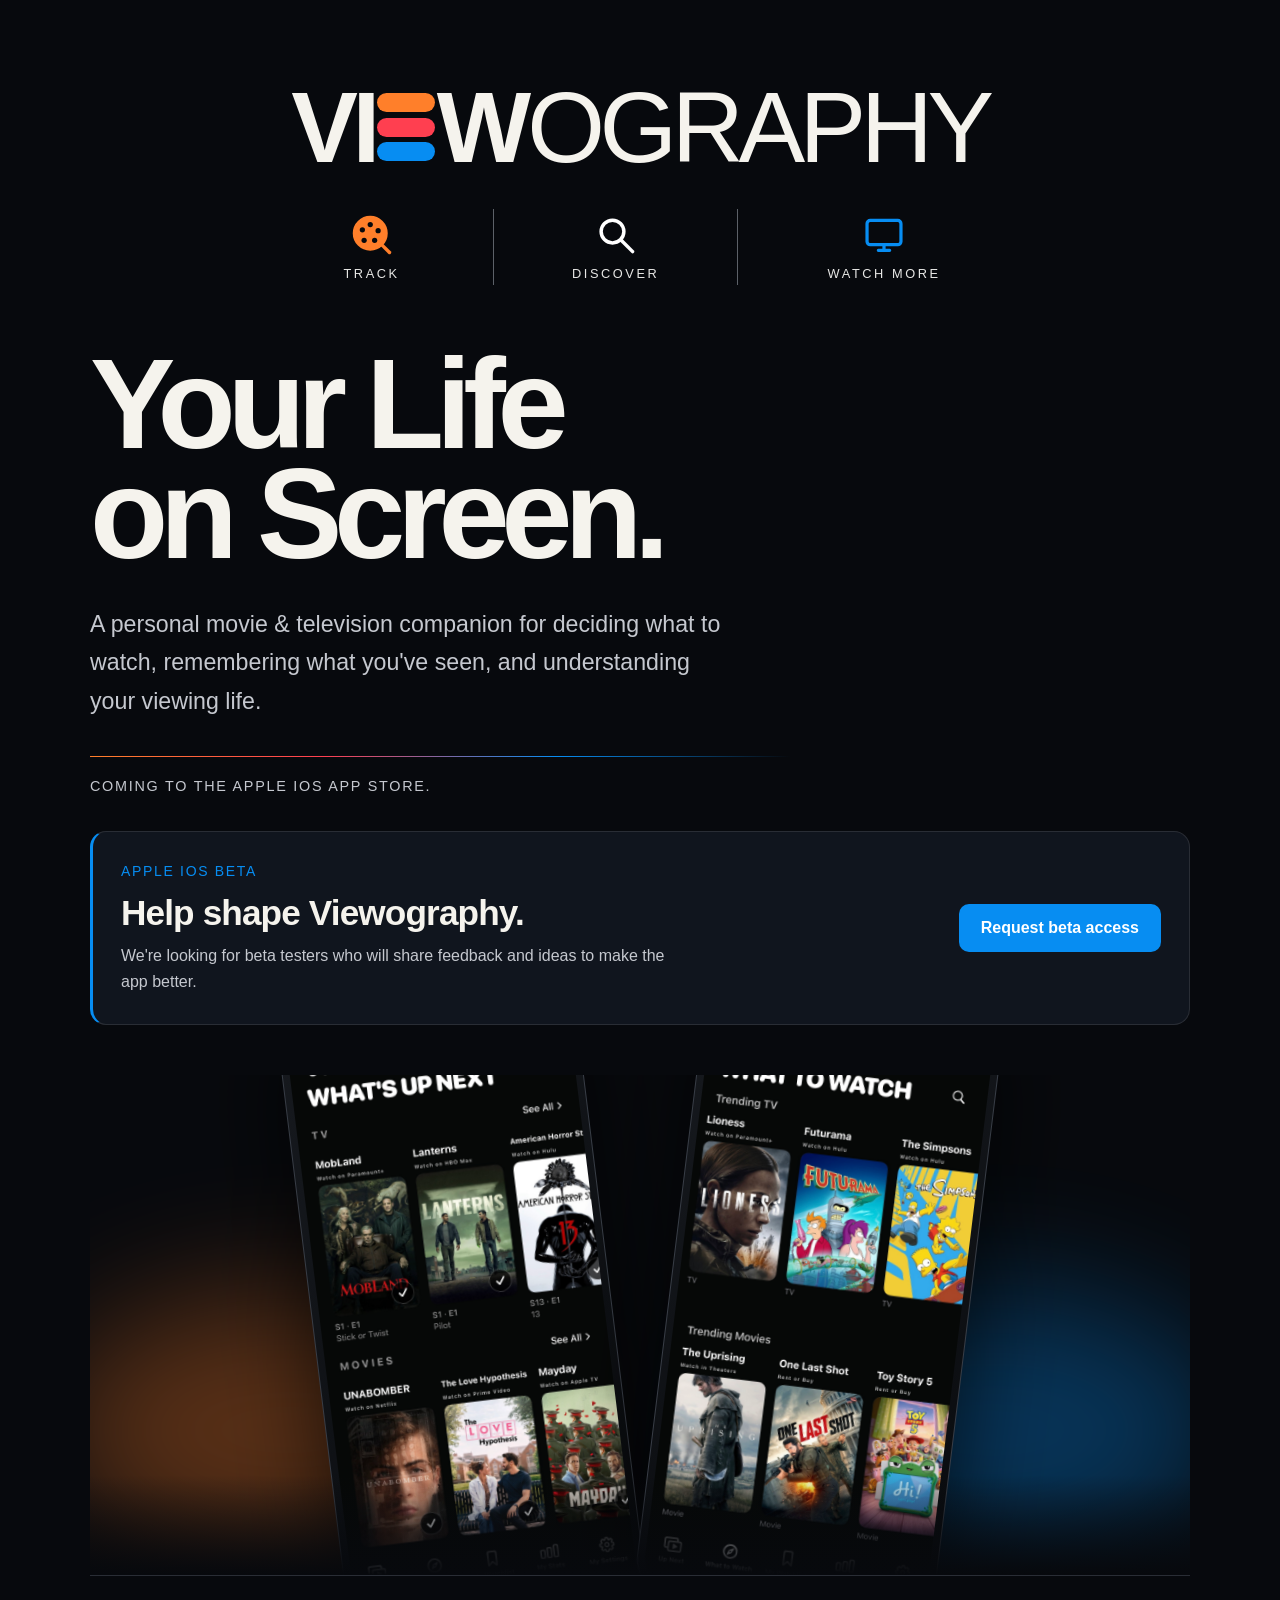
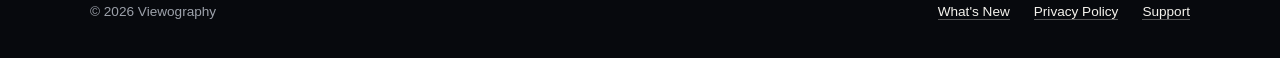
<file: index.html>
<!doctype html>
<html lang="en">
<head>
  <meta charset="utf-8">
  <meta name="viewport" content="width=device-width,initial-scale=1">

  <title>Viewography — Your Life on Screen</title>

  <meta
    name="description"
    content="Viewography is a personal movie and television companion."
  >

  <link rel="stylesheet" href="style.css">
</head>

<body>

  <main class="hero">

    <div class="brand-lockup">

      <div class="brand" aria-label="Viewography">
        <span class="brand-view">VI</span>

        <span class="brand-e" aria-hidden="true">
          <i></i>
          <i></i>
          <i></i>
        </span>

        <span class="brand-view">W</span>
        <span class="brand-ography">OGRAPHY</span>
      </div>

      <div class="brand-actions">

        <div class="brand-action">
          <svg class="reel" viewBox="0 0 48 48" aria-hidden="true">
            <circle cx="22" cy="22" r="18"/>
            <circle cx="22" cy="12" r="3"/>
            <circle cx="31" cy="19" r="3"/>
            <circle cx="27" cy="30" r="3"/>
            <circle cx="15" cy="30" r="3"/>
            <circle cx="13" cy="18" r="3"/>
            <path d="M35 35l9 9"/>
          </svg>

          <span>Track</span>
        </div>

        <i class="action-divider"></i>

        <div class="brand-action">
          <svg class="search-icon" viewBox="0 0 48 48" aria-hidden="true">
            <circle cx="20" cy="20" r="13"/>
            <path d="M30 30l13 13"/>
          </svg>

          <span>Discover</span>
        </div>

        <i class="action-divider"></i>

        <div class="brand-action">
          <svg class="screen-icon" viewBox="0 0 52 48" aria-hidden="true">
            <rect x="5" y="6" width="42" height="30" rx="4"/>
            <path d="M19 43h14M26 36v7"/>
          </svg>

          <span>Watch More</span>
        </div>

      </div>
    </div>

    <h1>
      Your Life<br>
      on Screen.
    </h1>

    <p class="lede">
      A personal movie &amp; television companion for deciding what to watch,
      remembering what you've seen, and understanding your viewing life.
    </p>

    <div class="rule"></div>

    <p class="coming">
      Coming to the Apple iOS App Store.
    </p>

    <section class="beta-invitation" aria-labelledby="beta-heading">
      <div>
        <p class="beta-label">Apple iOS beta</p>
        <h2 id="beta-heading">Help shape Viewography.</h2>
        <p>We're looking for beta testers who will share feedback and ideas to make the app better.</p>
      </div>
      <button class="beta-button" id="beta-open" type="button">Request beta access</button>
    </section>

    <section class="app-stage" aria-label="Viewography app previews">

      <div class="stage-glow orange-glow"></div>
      <div class="stage-glow blue-glow"></div>

      <figure class="phone-card phone-left">
        <div class="phone-shell">
          <img
            src="assets/up-next.png"
            alt="Viewography What's Up Next screen"
          >
        </div>
      </figure>

      <figure class="phone-card phone-right">
        <div class="phone-shell">
          <img
            src="assets/what-to-watch.png"
            alt="Viewography What to Watch screen"
          >
        </div>
      </figure>

    </section>

  </main>

  <footer>
    <span>© 2026 Viewography</span>

    <nav>
      <a href="/whats-new">What's New</a><a href="/privacy">Privacy Policy</a>
      <a href="support.html">Support</a>
    </nav>
  </footer>

<dialog id="beta-panel" aria-labelledby="beta-panel-title" aria-describedby="beta-description">
  <button class="beta-close" type="button" aria-label="Close beta request">×</button>
  <p class="beta-label">Apple iOS beta</p>
  <h2 id="beta-panel-title">Request beta access</h2>
  <p id="beta-description">Try Viewography on your iPhone and share feedback and ideas to help make it better.</p>
  <form id="beta-form">
    <label for="beta-name">Name</label>
    <input id="beta-name" name="name" autocomplete="name" maxlength="120" required>
    <fieldset class="beta-device">
      <legend>Which phone do you use?</legend>
      <label><input type="radio" name="device" value="iPhone" checked> iPhone</label>
      <label><input type="radio" name="device" value="Android"> Android</label>
    </fieldset>
    <p id="android-note" class="beta-note" hidden>Viewography is iPhone only for now. Join the Android waitlist and we'll email you when an Android beta is ready.</p>
    <label for="beta-email" id="beta-email-label">Apple ID email address</label>
    <input id="beta-email" name="email" type="email" autocomplete="email" maxlength="254" aria-describedby="beta-email-help" required>
    <p id="beta-email-help" class="beta-note">Enter the email address you use for your Apple ID so we can invite you to the Apple iOS beta through TestFlight.</p>
    <div class="beta-trap" aria-hidden="true"><label for="beta-website">Website</label><input id="beta-website" name="_gotcha" tabindex="-1" autocomplete="off"></div>
    <p class="beta-note">Your request is sent through FormSubmit to support@viewography.app. We'll use your name and email only to contact you about the Viewography beta.</p>
    <button class="beta-button" type="submit">Submit request</button>
    <p id="beta-status" role="status" aria-live="polite"></p>
  </form>
</dialog>
<script src="/beta.js" defer></script>
</body>
</html>
</file>
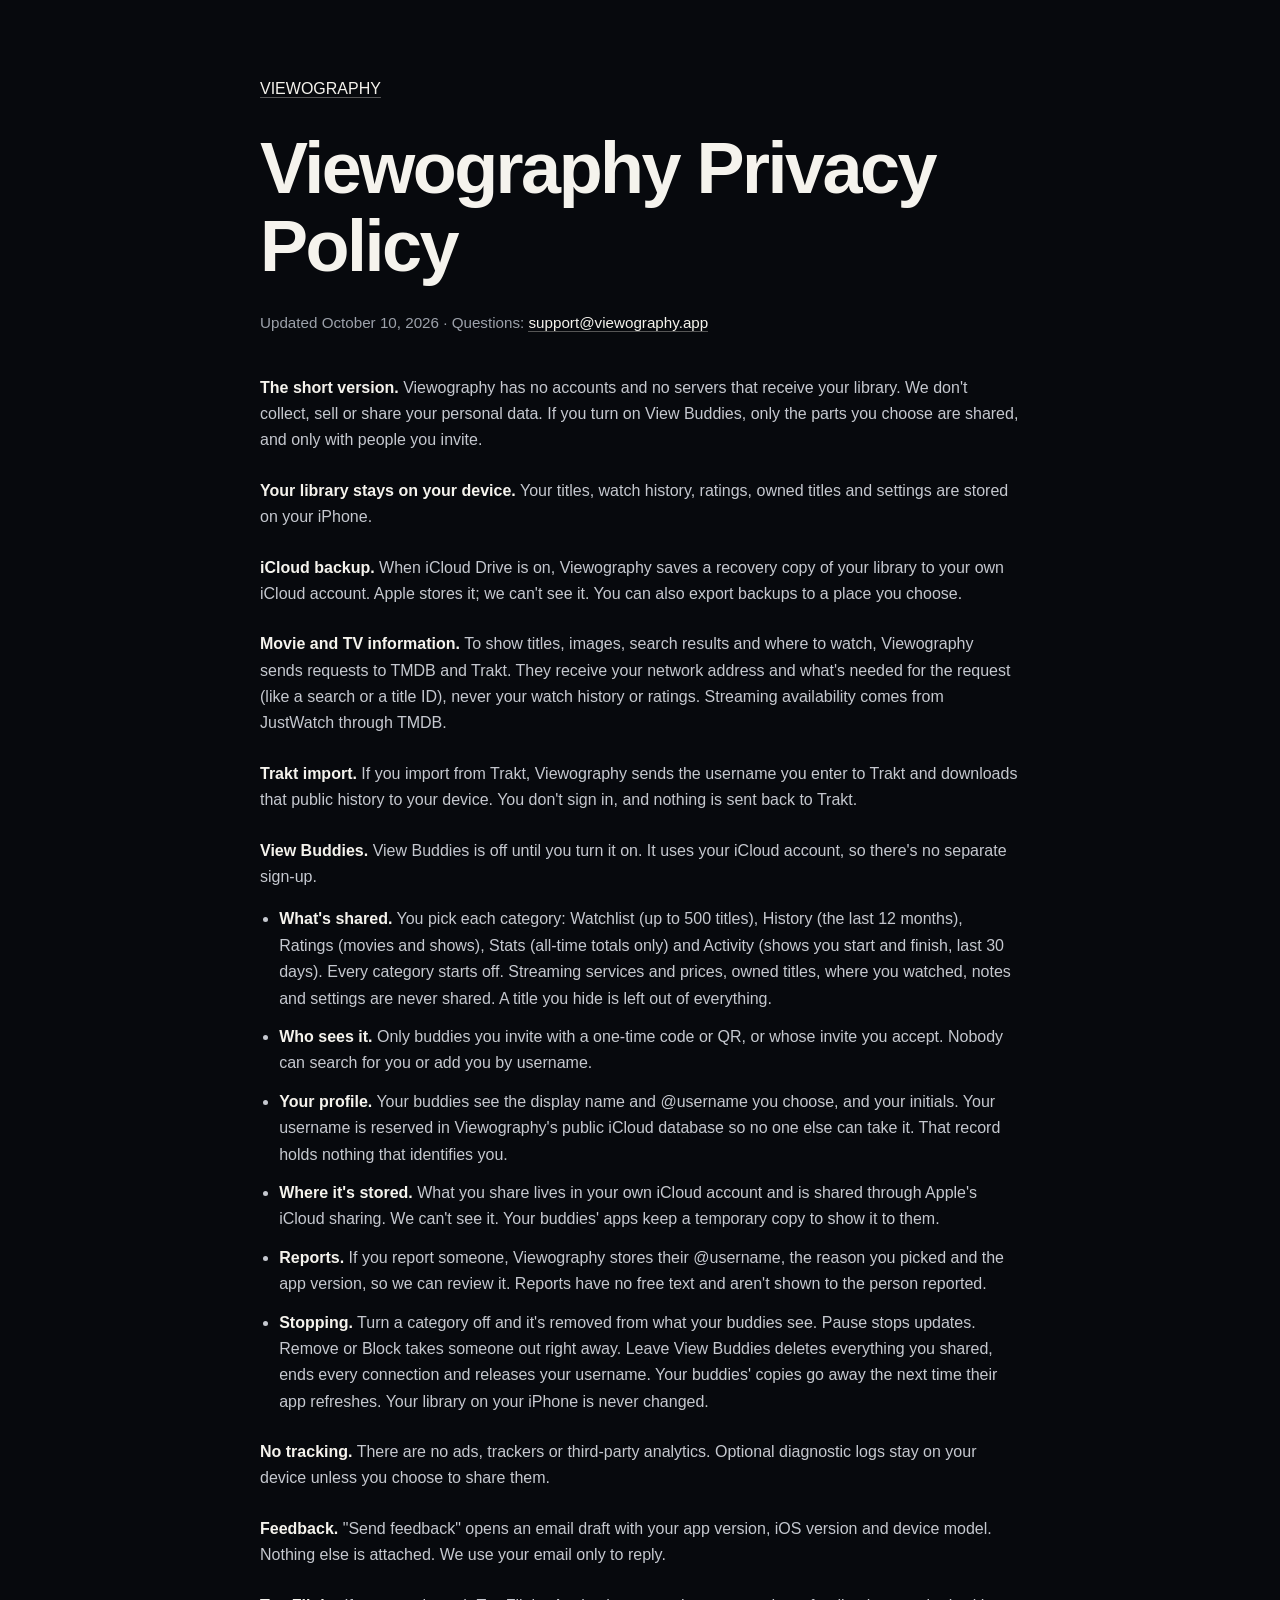
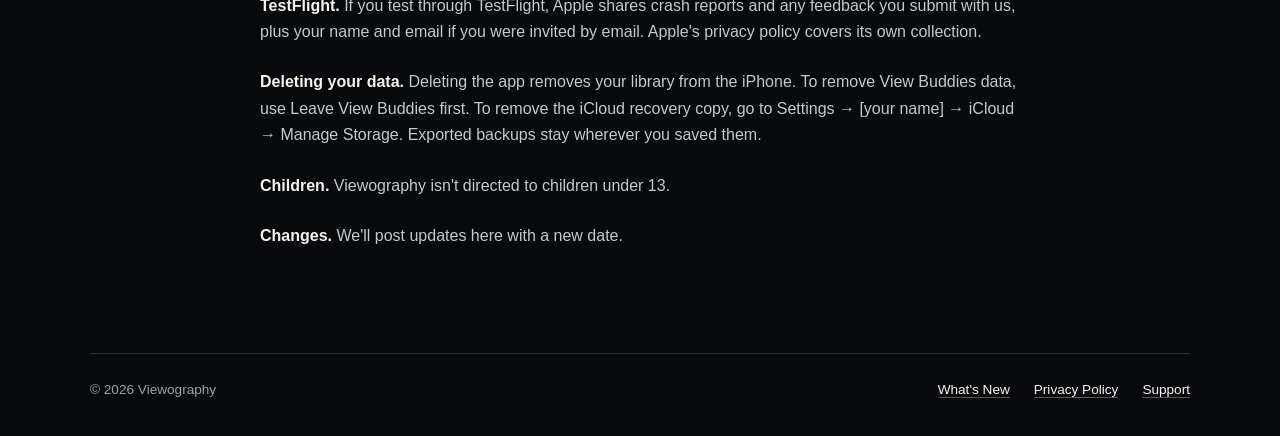
<file: privacy/index.html>
<!doctype html>
<html lang="en">
<head>
  <meta charset="utf-8">
  <meta name="viewport" content="width=device-width,initial-scale=1">
  <title>Privacy Policy — Viewography</title>
  <link rel="stylesheet" href="/style.css">
</head>
<body>
  <main class="page privacy-page">
    <div class="eyebrow"><a href="/">VIEWOGRAPHY</a></div>
    <h1>Viewography Privacy Policy</h1>
    <p class="updated">Updated October 10, 2026 · Questions: <a href="mailto:support@viewography.app">support@viewography.app</a></p>
    <p><strong>The short version.</strong> Viewography has no accounts and no servers that receive your library. We don't collect, sell or share your personal data. If you turn on View Buddies, only the parts you choose are shared, and only with people you invite.</p>
    <p><strong>Your library stays on your device.</strong> Your titles, watch history, ratings, owned titles and settings are stored on your iPhone.</p>
    <p><strong>iCloud backup.</strong> When iCloud Drive is on, Viewography saves a recovery copy of your library to your own iCloud account. Apple stores it; we can't see it. You can also export backups to a place you choose.</p>
    <p><strong>Movie and TV information.</strong> To show titles, images, search results and where to watch, Viewography sends requests to TMDB and Trakt. They receive your network address and what's needed for the request (like a search or a title ID), never your watch history or ratings. Streaming availability comes from JustWatch through TMDB.</p>
    <p><strong>Trakt import.</strong> If you import from Trakt, Viewography sends the username you enter to Trakt and downloads that public history to your device. You don't sign in, and nothing is sent back to Trakt.</p>
    <p><strong>View Buddies.</strong> View Buddies is off until you turn it on. It uses your iCloud account, so there's no separate sign-up.</p>
    <ul>
      <li><strong>What's shared.</strong> You pick each category: Watchlist (up to 500 titles), History (the last 12 months), Ratings (movies and shows), Stats (all-time totals only) and Activity (shows you start and finish, last 30 days). Every category starts off. Streaming services and prices, owned titles, where you watched, notes and settings are never shared. A title you hide is left out of everything.</li>
      <li><strong>Who sees it.</strong> Only buddies you invite with a one-time code or QR, or whose invite you accept. Nobody can search for you or add you by username.</li>
      <li><strong>Your profile.</strong> Your buddies see the display name and @username you choose, and your initials. Your username is reserved in Viewography's public iCloud database so no one else can take it. That record holds nothing that identifies you.</li>
      <li><strong>Where it's stored.</strong> What you share lives in your own iCloud account and is shared through Apple's iCloud sharing. We can't see it. Your buddies' apps keep a temporary copy to show it to them.</li>
      <li><strong>Reports.</strong> If you report someone, Viewography stores their @username, the reason you picked and the app version, so we can review it. Reports have no free text and aren't shown to the person reported.</li>
      <li><strong>Stopping.</strong> Turn a category off and it's removed from what your buddies see. Pause stops updates. Remove or Block takes someone out right away. Leave View Buddies deletes everything you shared, ends every connection and releases your username. Your buddies' copies go away the next time their app refreshes. Your library on your iPhone is never changed.</li>
    </ul>
    <p><strong>No tracking.</strong> There are no ads, trackers or third-party analytics. Optional diagnostic logs stay on your device unless you choose to share them.</p>
    <p><strong>Feedback.</strong> "Send feedback" opens an email draft with your app version, iOS version and device model. Nothing else is attached. We use your email only to reply.</p>
    <p><strong>TestFlight.</strong> If you test through TestFlight, Apple shares crash reports and any feedback you submit with us, plus your name and email if you were invited by email. Apple's privacy policy covers its own collection.</p>
    <p><strong>Deleting your data.</strong> Deleting the app removes your library from the iPhone. To remove View Buddies data, use Leave View Buddies first. To remove the iCloud recovery copy, go to Settings → [your name] → iCloud → Manage Storage. Exported backups stay wherever you saved them.</p>
    <p><strong>Children.</strong> Viewography isn't directed to children under 13.</p>
    <p><strong>Changes.</strong> We'll post updates here with a new date.</p>
  </main>
  <footer>
    <span>© 2026 Viewography</span>
    <nav><a href="/whats-new">What's New</a><a href="/privacy" aria-current="page">Privacy Policy</a><a href="/support.html">Support</a></nav>
  </footer>
</body>
</html>
</file>
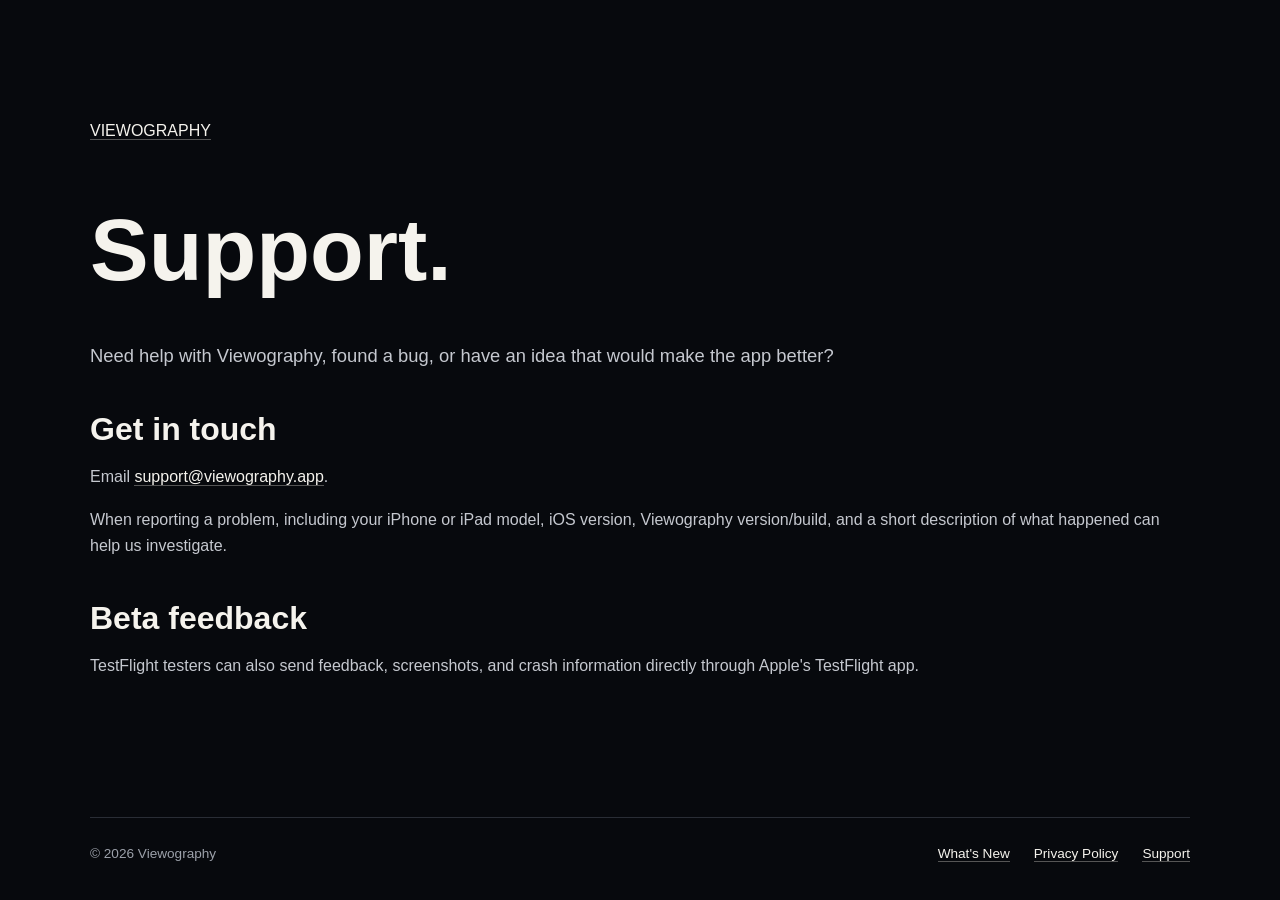
<file: support/index.html>
<!doctype html><html lang="en"><head><meta charset="utf-8"><meta name="viewport" content="width=device-width,initial-scale=1"><title>Support — Viewography</title><link rel="stylesheet" href="/style.css"></head><body><main class="page"><div class="eyebrow"><a href="/index.html">VIEWOGRAPHY</a></div><h1>Support.</h1><p class="intro">Need help with Viewography, found a bug, or have an idea that would make the app better?</p><h2>Get in touch</h2><p>Email <a href="mailto:support@viewography.app">support@viewography.app</a>.</p><p>When reporting a problem, including your iPhone or iPad model, iOS version, Viewography version/build, and a short description of what happened can help us investigate.</p><h2>Beta feedback</h2><p>TestFlight testers can also send feedback, screenshots, and crash information directly through Apple's TestFlight app.</p></main><footer><span>© 2026 Viewography</span><nav><a href="/whats-new">What's New</a><a href="/privacy">Privacy Policy</a><a href="/support.html">Support</a></nav></footer></body></html>
</file>
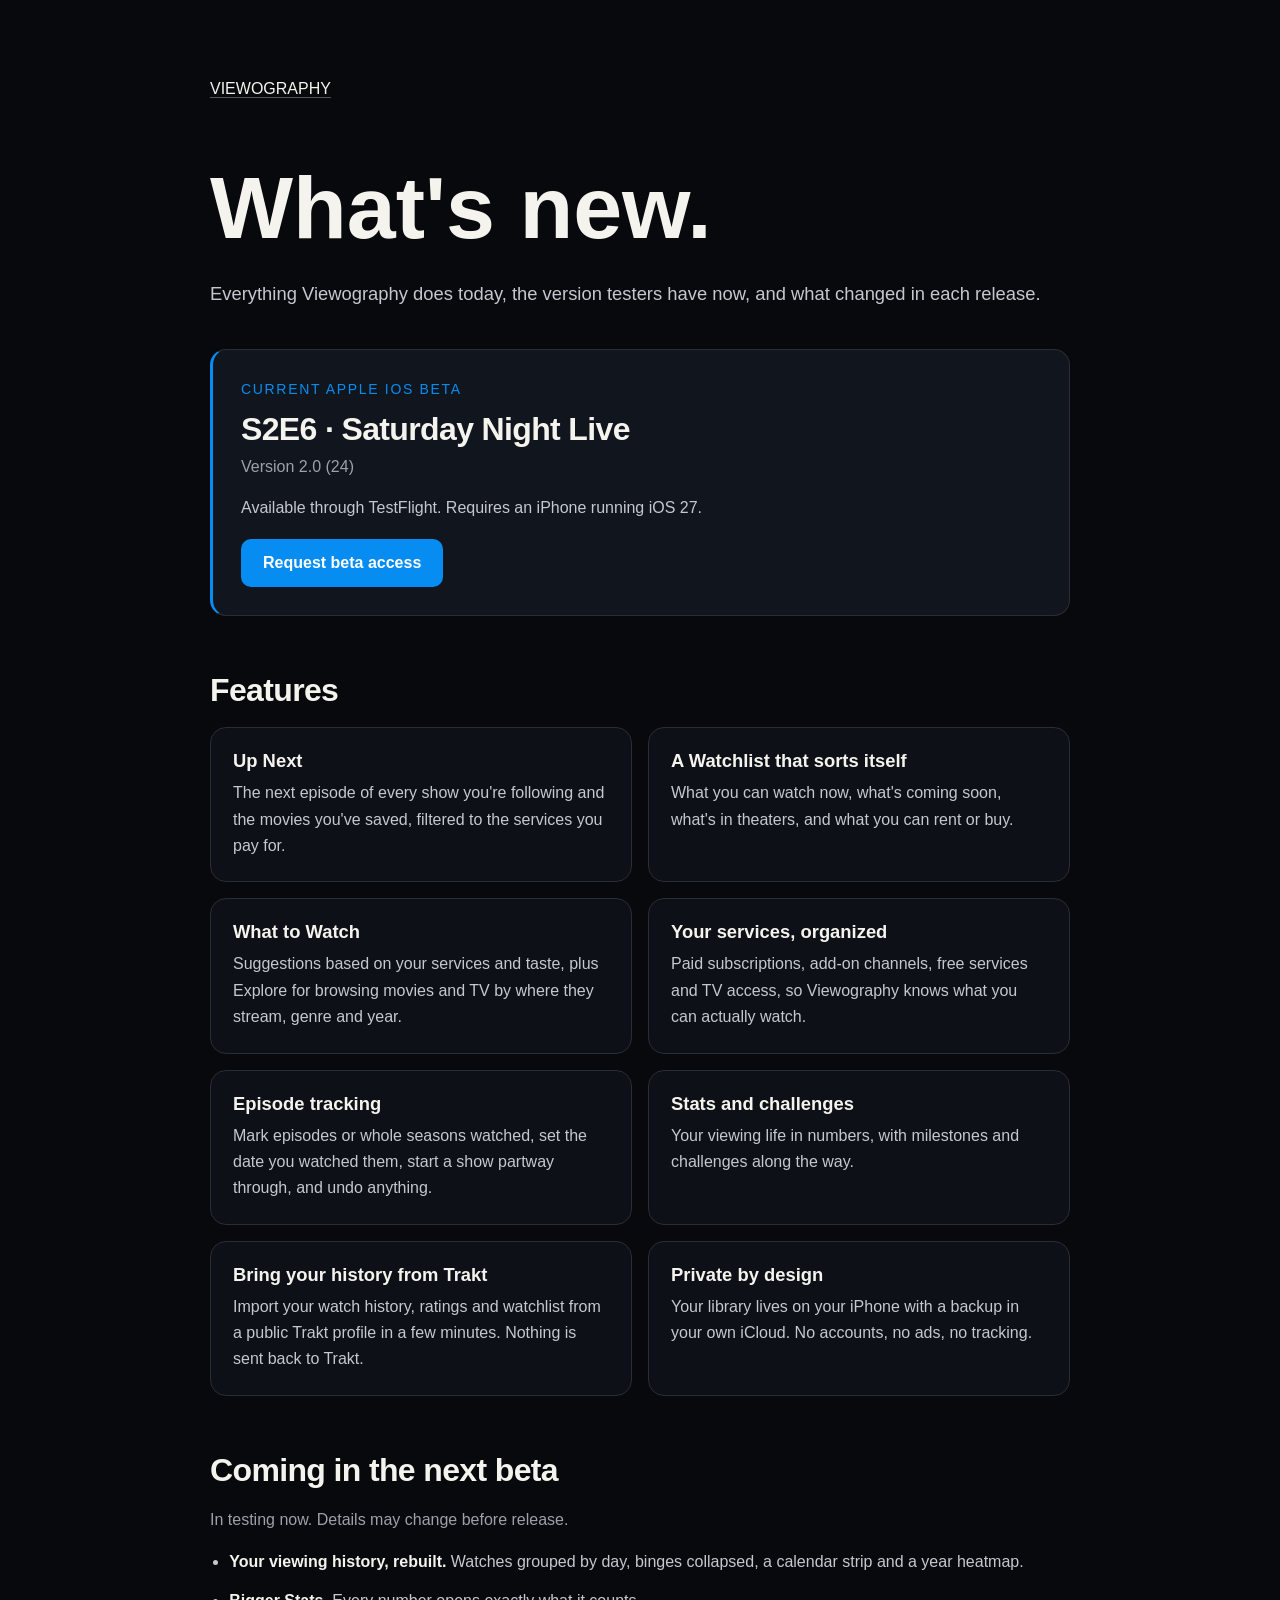
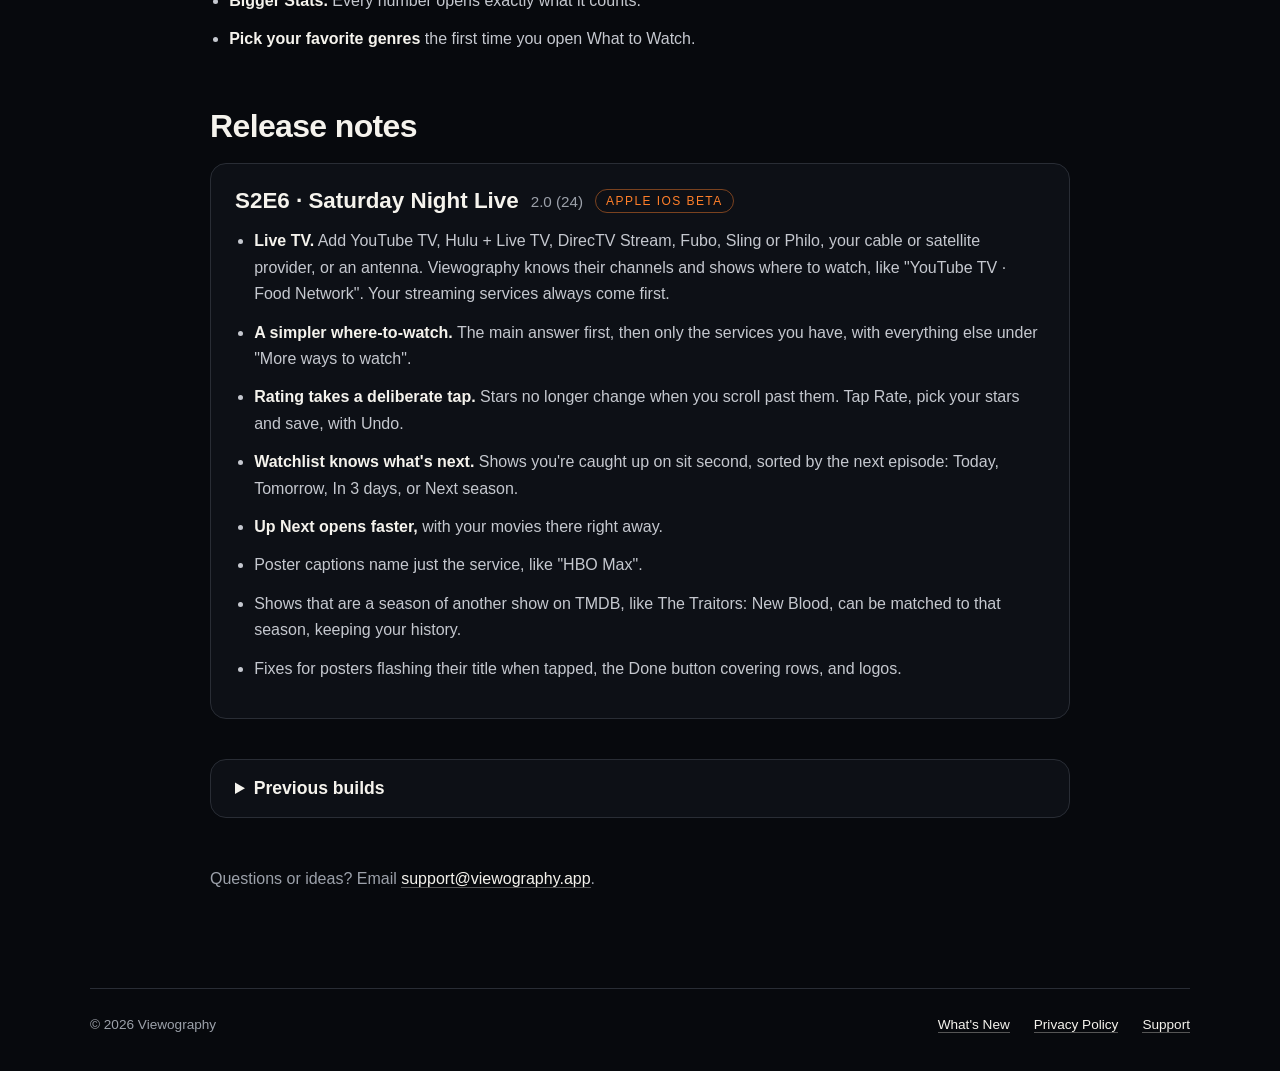
<file: whats-new/index.html>
<!doctype html>
<html lang="en">
<head>
  <meta charset="utf-8">
  <meta name="viewport" content="width=device-width,initial-scale=1">
  <title>Features &amp; Release Notes — Viewography</title>
  <meta name="description" content="What Viewography does, the current beta version, and what changed in each release.">
  <link rel="stylesheet" href="/style.css">
</head>
<body>
  <main class="page notes-page">
    <div class="eyebrow"><a href="/">VIEWOGRAPHY</a></div>
    <h1>What's new.</h1>
    <p class="intro">Everything Viewography does today, the version testers have now, and what changed in each release.</p>

    <section class="current-build" aria-labelledby="current-heading">
      <p class="beta-label">Current Apple iOS beta</p>
      <h2 id="current-heading">S2E6 · Saturday Night Live</h2>
      <p class="build-number">Version 2.0 (24)</p>
      <p>Available through TestFlight. Requires an iPhone running iOS 27.</p>
      <button class="beta-button" id="beta-open" type="button">Request beta access</button>
    </section>

    <section aria-labelledby="features-heading">
      <h2 id="features-heading">Features</h2>
      <div class="feature-grid">
        <article class="feature">
          <h3>Up Next</h3>
          <p>The next episode of every show you're following and the movies you've saved, filtered to the services you pay for.</p>
        </article>
        <article class="feature">
          <h3>A Watchlist that sorts itself</h3>
          <p>What you can watch now, what's coming soon, what's in theaters, and what you can rent or buy.</p>
        </article>
        <article class="feature">
          <h3>What to Watch</h3>
          <p>Suggestions based on your services and taste, plus Explore for browsing movies and TV by where they stream, genre and year.</p>
        </article>
        <article class="feature">
          <h3>Your services, organized</h3>
          <p>Paid subscriptions, add-on channels, free services and TV access, so Viewography knows what you can actually watch.</p>
        </article>
        <article class="feature">
          <h3>Episode tracking</h3>
          <p>Mark episodes or whole seasons watched, set the date you watched them, start a show partway through, and undo anything.</p>
        </article>
        <article class="feature">
          <h3>Stats and challenges</h3>
          <p>Your viewing life in numbers, with milestones and challenges along the way.</p>
        </article>
        <article class="feature">
          <h3>Bring your history from Trakt</h3>
          <p>Import your watch history, ratings and watchlist from a public Trakt profile in a few minutes. Nothing is sent back to Trakt.</p>
        </article>
        <article class="feature">
          <h3>Private by design</h3>
          <p>Your library lives on your iPhone with a backup in your own iCloud. No accounts, no ads, no tracking.</p>
        </article>
      </div>
    </section>

    <section aria-labelledby="next-heading">
      <h2 id="next-heading">Coming in the next beta</h2>
      <p class="muted">In testing now. Details may change before release.</p>
      <ul class="notes-list">
        <li><strong>Your viewing history, rebuilt.</strong> Watches grouped by day, binges collapsed, a calendar strip and a year heatmap.</li>
        <li><strong>Bigger Stats.</strong> Every number opens exactly what it counts.</li>
        <li><strong>Pick your favorite genres</strong> the first time you open What to Watch.</li>
      </ul>
    </section>

    <section aria-labelledby="notes-heading">
      <h2 id="notes-heading">Release notes</h2>

      <article class="release">
        <div class="release-head">
          <h3>S2E6 · Saturday Night Live</h3>
          <span class="build-number">2.0 (24)</span>
          <span class="release-tag">Apple iOS beta</span>
        </div>
        <ul class="notes-list">
          <li><strong>Live TV.</strong> Add YouTube TV, Hulu + Live TV, DirecTV Stream, Fubo, Sling or Philo, your cable or satellite provider, or an antenna. Viewography knows their channels and shows where to watch, like "YouTube TV · Food Network". Your streaming services always come first.</li>
          <li><strong>A simpler where-to-watch.</strong> The main answer first, then only the services you have, with everything else under "More ways to watch".</li>
          <li><strong>Rating takes a deliberate tap.</strong> Stars no longer change when you scroll past them. Tap Rate, pick your stars and save, with Undo.</li>
          <li><strong>Watchlist knows what's next.</strong> Shows you're caught up on sit second, sorted by the next episode: Today, Tomorrow, In 3 days, or Next season.</li>
          <li><strong>Up Next opens faster,</strong> with your movies there right away.</li>
          <li>Poster captions name just the service, like "HBO Max".</li>
          <li>Shows that are a season of another show on TMDB, like The Traitors: New Blood, can be matched to that season, keeping your history.</li>
          <li>Fixes for posters flashing their title when tapped, the Done button covering rows, and logos.</li>
        </ul>
      </article>
    </section>

    <details class="previous-builds">
      <summary>Previous builds</summary>
      <article class="release">
        <div class="release-head">
          <h3>S2E5 · Everything Everywhere All at Once</h3>
          <span class="build-number">2.0 (23)</span>
          <span class="release-tag">Apple iOS beta</span>
        </div>
        <ul class="notes-list">
          <li><strong>Watch Later.</strong> Keep a title on your Watchlist but out of Up Next, in its own Watch Later rows. Watching it, or removing Watch Later, brings it back.</li>
          <li><strong>Where each episode streams.</strong> When a show is split across services, Viewography shows where the episode you're up to can be watched, including new episodes on networks through TV Access.</li>
          <li><strong>Episode details.</strong> Tap an episode for its image, summary, cast and crew, and where to watch it. Tap anyone for their filmography. New episodes from the last 14 days are marked NEW.</li>
          <li><strong>A redesigned Explore.</strong> One row of filters for where it streams, genre and year, with results you can watch in the US.</li>
          <li>Up Next fits on one screen on current iPhones.</li>
          <li>After an import, Up Next fills in first, and a large library finishes in minutes instead of hours.</li>
          <li>Long-running shows load every season, and you can mark a season unwatched.</li>
        </ul>
      </article>
      <article class="release">
        <div class="release-head">
          <h3>S2E4 · Back to the Future</h3>
          <span class="build-number">2.0 (22)</span>
          <span class="release-tag">Apple iOS beta</span>
        </div>
        <ul class="notes-list">
          <li>Trakt import is easier: find it anytime in Settings, paste your profile link or type your username (underscores work), and get clear help if your profile is private. The last step now says exactly what it will add.</li>
          <li>While a big import fills in, Up Next and Watchlist show "Getting your library ready" with progress.</li>
          <li>Settings is organized into simple panels.</li>
          <li>Streaming services have a new Add-ons tab for channels you get through Prime Video, Apple TV or Roku. Network apps like Bravo, FX and TCM now sit under TV Access.</li>
          <li>"Find more" on Up Next opens just that kind of title, with a button for all of What to Watch.</li>
          <li>Long titles fit neatly on posters.</li>
          <li>Watchlist shows "Checking availability…" while it checks, and movies in theaters move out of "Availability to check" more reliably.</li>
          <li>Movies that aren't out yet no longer offer Watched At or Owned.</li>
          <li>Viewography is now iPhone only.</li>
        </ul>
      </article>
    </details>

    <p class="muted notes-footer">Questions or ideas? Email <a href="mailto:support@viewography.app">support@viewography.app</a>.</p>
  </main>
<dialog id="beta-panel" aria-labelledby="beta-panel-title" aria-describedby="beta-description">
  <button class="beta-close" type="button" aria-label="Close beta request">×</button>
  <p class="beta-label">Apple iOS beta</p>
  <h2 id="beta-panel-title">Request beta access</h2>
  <p id="beta-description">Try Viewography on your iPhone and share feedback and ideas to help make it better.</p>
  <form id="beta-form">
    <label for="beta-name">Name</label>
    <input id="beta-name" name="name" autocomplete="name" maxlength="120" required>
    <fieldset class="beta-device">
      <legend>Which phone do you use?</legend>
      <label><input type="radio" name="device" value="iPhone" checked> iPhone</label>
      <label><input type="radio" name="device" value="Android"> Android</label>
    </fieldset>
    <p id="android-note" class="beta-note" hidden>Viewography is iPhone only for now. Join the Android waitlist and we'll email you when an Android beta is ready.</p>
    <label for="beta-email" id="beta-email-label">Apple ID email address</label>
    <input id="beta-email" name="email" type="email" autocomplete="email" maxlength="254" aria-describedby="beta-email-help" required>
    <p id="beta-email-help" class="beta-note">Enter the email address you use for your Apple ID so we can invite you to the Apple iOS beta through TestFlight.</p>
    <div class="beta-trap" aria-hidden="true"><label for="beta-website">Website</label><input id="beta-website" name="_gotcha" tabindex="-1" autocomplete="off"></div>
    <p class="beta-note">Your request is sent through FormSubmit to support@viewography.app. We'll use your name and email only to contact you about the Viewography beta.</p>
    <button class="beta-button" type="submit">Submit request</button>
    <p id="beta-status" role="status" aria-live="polite"></p>
  </form>
</dialog>
  <footer>
    <span>© 2026 Viewography</span>
    <nav><a href="/whats-new" aria-current="page">What's New</a><a href="/privacy">Privacy Policy</a><a href="/support.html">Support</a></nav>
  </footer>
<script src="/beta.js" defer></script>
</body>
</html>
</file>
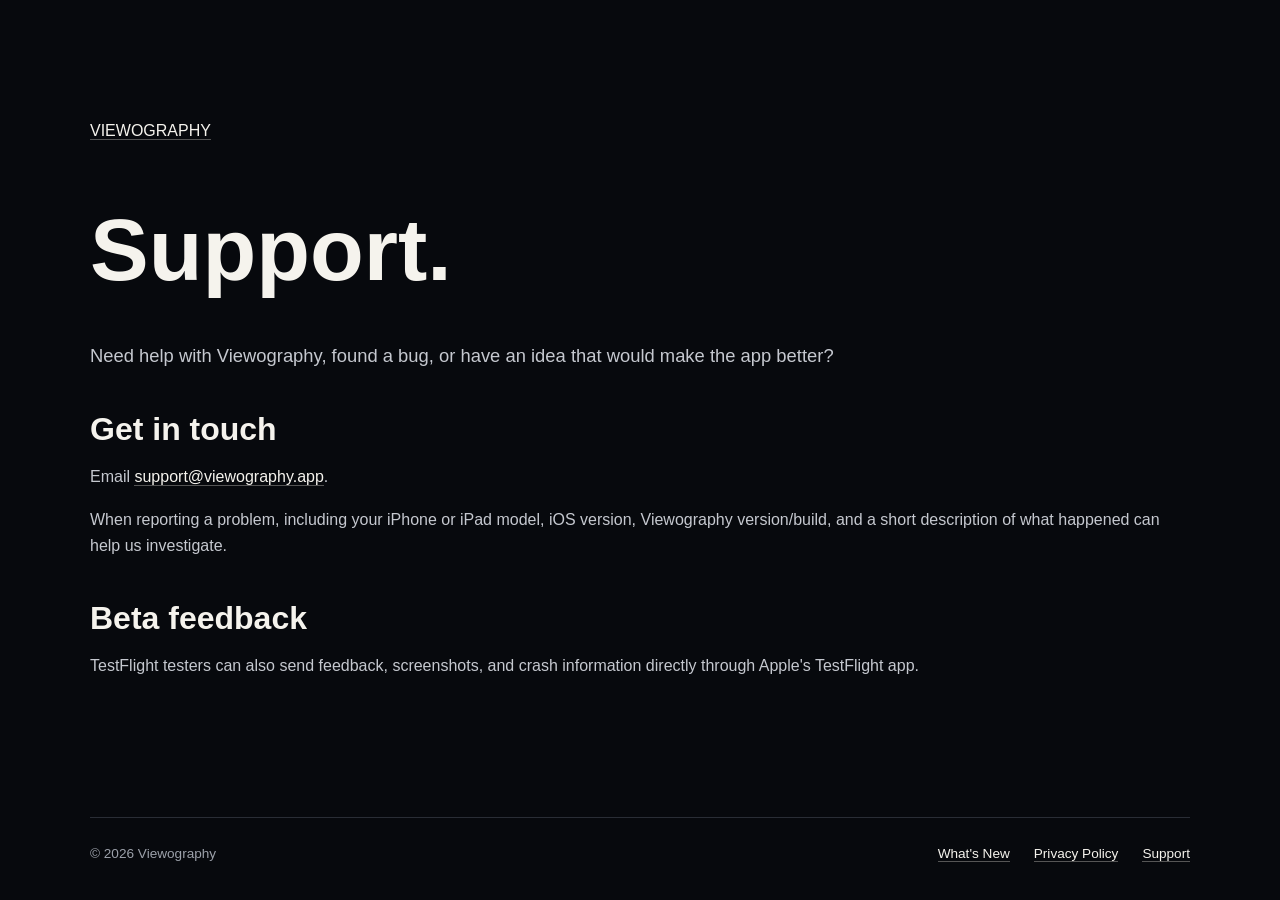
<file: support.html>
<!doctype html><html lang="en"><head><meta charset="utf-8"><meta name="viewport" content="width=device-width,initial-scale=1"><title>Support — Viewography</title><link rel="stylesheet" href="style.css"></head><body><main class="page"><div class="eyebrow"><a href="index.html">VIEWOGRAPHY</a></div><h1>Support.</h1><p class="intro">Need help with Viewography, found a bug, or have an idea that would make the app better?</p><h2>Get in touch</h2><p>Email <a href="mailto:support@viewography.app">support@viewography.app</a>.</p><p>When reporting a problem, including your iPhone or iPad model, iOS version, Viewography version/build, and a short description of what happened can help us investigate.</p><h2>Beta feedback</h2><p>TestFlight testers can also send feedback, screenshots, and crash information directly through Apple's TestFlight app.</p></main><footer><span>© 2026 Viewography</span><nav><a href="/whats-new">What's New</a><a href="/privacy">Privacy Policy</a><a href="support.html">Support</a></nav></footer></body></html>
</file>
<file: style.css>
:root{color-scheme:dark;--bg:#07090d;--fg:#f5f3ed;--muted:#9ca1aa;--line:#292d35;--orange:#ff7f2a;--red:#ff3f50;--blue:#078df2}*{box-sizing:border-box}html,body{margin:0;min-height:100%;background:var(--bg);color:var(--fg);font-family:-apple-system,BlinkMacSystemFont,"Segoe UI",sans-serif}body{min-height:100vh;display:flex;flex-direction:column;overflow-x:hidden}.hero,.page{width:min(1100px,calc(100% - 48px));margin:auto}.hero{padding:9vh 0 0}.brand-lockup{width:100%;margin:0 0 64px}.brand{display:flex;align-items:center;justify-content:center;width:100%;white-space:nowrap;color:var(--fg);font-size:clamp(3.2rem,8vw,6.25rem);line-height:.92;font-weight:900;letter-spacing:-.035em}.brand-view{font-weight:900;letter-spacing:-.055em}.brand-ography{font-weight:300;letter-spacing:-.055em;margin-left:.015em}.brand-e{width:.58em;height:.68em;display:flex;flex-direction:column;justify-content:space-between;margin:0 .02em}.brand-e i{display:block;width:100%;height:.19em;border-radius:999px}.brand-e i:nth-child(1){background:var(--orange)}.brand-e i:nth-child(2){background:var(--red)}.brand-e i:nth-child(3){background:var(--blue)}.brand-actions{display:grid;grid-template-columns:1fr 1px 1fr 1px 1.2fr;align-items:center;width:min(780px,100%);margin:36px auto 0}.brand-action{min-width:0;display:flex;flex-direction:column;align-items:center;gap:10px;color:#e7e7e5;text-transform:uppercase;letter-spacing:.2em;font-size:.8rem;white-space:nowrap}.brand-action svg{display:block;width:42px;height:42px;fill:none;stroke-width:4;stroke-linecap:round;stroke-linejoin:round}.brand-action .reel{fill:var(--orange);stroke:var(--orange)}.brand-action .reel circle:not(:first-child){fill:var(--bg);stroke:none}.brand-action .search-icon{stroke:#fff}.brand-action .screen-icon{stroke:var(--blue)}.action-divider{display:block;width:1px;height:76px;background:#5c6168}.hero h1{font-size:clamp(4rem,11vw,8rem);line-height:.86;letter-spacing:-.065em;margin:0;max-width:850px}h2{font-size:2rem;margin:2.5rem 0 .7rem}p,li{color:#c5c8cf;line-height:1.65}.lede{font-size:clamp(1.1rem,2.4vw,1.45rem);max-width:650px;margin:36px 0}.rule{height:1px;background:linear-gradient(90deg,var(--orange),var(--red),var(--blue),transparent);max-width:700px}.coming{font-size:.9rem;letter-spacing:.12em;text-transform:uppercase;margin-top:18px}.app-stage{position:relative;height:500px;margin-top:50px;overflow:hidden;isolation:isolate}.app-stage:after{content:"";position:absolute;left:0;right:0;bottom:0;height:20%;background:linear-gradient(transparent,var(--bg));z-index:4;pointer-events:none}.stage-glow{position:absolute;width:44%;height:56%;bottom:1%;filter:blur(65px);opacity:.32;border-radius:50%;z-index:0}.orange-glow{left:-4%;background:var(--orange)}.blue-glow{right:-4%;background:var(--blue)}.phone-card{position:absolute;bottom:-38px;width:min(300px,35vw);margin:0;z-index:2;filter:drop-shadow(0 30px 45px rgba(0,0,0,.68))}.phone-left{left:20%;transform:rotate(-7deg)}.phone-right{right:20%;transform:rotate(7deg)}.phone-shell{padding:7px;border:1px solid #383d46;border-radius:38px;background:linear-gradient(145deg,#171a1f,#080a0d);box-shadow:inset 0 1px 0 rgba(255,255,255,.13);overflow:hidden}.phone-shell img{display:block;width:100%;height:auto;border-radius:31px;background:#000}.page{padding:80px 0}.page h1{font-size:clamp(3rem,8vw,5.5rem);margin-bottom:40px}.page .intro{font-size:1.15rem}.updated{color:var(--muted);font-size:.9rem;margin-bottom:40px}a{color:var(--fg);text-decoration:none;border-bottom:1px solid #555}a:hover{color:var(--blue)}footer{width:min(1100px,calc(100% - 48px));margin:0 auto;padding:28px 0 38px;border-top:1px solid var(--line);display:flex;justify-content:space-between;color:var(--muted);font-size:.85rem}footer nav{display:flex;gap:24px}@media(max-width:600px){.hero,.page{width:calc(100% - 44px)}.hero{padding-top:9vh}.brand-lockup{margin-bottom:52px}.brand{font-size:10.65vw;letter-spacing:0;transform:none;justify-content:center;width:calc(100% + 44px);margin-left:-22px;margin-right:-22px}.brand-view{letter-spacing:.015em}.brand-ography{letter-spacing:-.035em;margin-left:.015em}.brand-e{width:.62em;margin:0 .018em}.brand-actions{grid-template-columns:1fr 1px 1fr 1px 1.18fr;width:100%;margin-top:31px}.brand-action{font-size:2.45vw;letter-spacing:.105em;gap:8px}.brand-action svg{width:31px;height:31px;stroke-width:3.5}.action-divider{height:55px}.hero h1{font-size:16.5vw}.lede{margin-top:30px}.app-stage{height:420px;margin-left:-22px;margin-right:-22px;margin-top:42px}.app-stage .stage-glow{filter:blur(50px);opacity:.38}.phone-card{width:49vw;bottom:-24px}.phone-left{left:3%;transform:rotate(-7deg)}.phone-right{right:3%;transform:rotate(7deg)}.phone-shell{padding:5px;border-radius:28px}.phone-shell img{border-radius:23px}footer{gap:20px;flex-direction:column}}
.privacy-page{max-width:760px}.privacy-page h1{font-size:clamp(2.5rem,7vw,4.5rem);line-height:1.08;letter-spacing:-.035em;margin-top:32px;margin-bottom:24px}.privacy-page>p:not(.updated){font-size:1rem;margin:0 0 24px}.privacy-page strong{color:var(--fg)}.privacy-page .updated{font-size:.95rem}.privacy-page ul{margin:-8px 0 24px;padding-left:1.2em}.privacy-page li{font-size:1rem;margin:0 0 12px}

.beta-invitation{display:flex;align-items:center;justify-content:space-between;gap:32px;padding:28px;margin-top:32px;border:1px solid var(--line);border-left:3px solid var(--blue);border-radius:16px;background:#10151e}.beta-label{color:var(--blue);font-size:.875rem;letter-spacing:.12em;text-transform:uppercase;margin:0 0 10px}.beta-invitation h2{font-size:clamp(1.7rem,4vw,2.2rem);margin:0 0 10px;letter-spacing:-.025em}.beta-invitation p:not(.beta-label){max-width:570px;margin:0}.beta-button{background:var(--blue);color:#fff;border:0;border-radius:10px;padding:15px 22px;font:inherit;font-weight:650;cursor:pointer;white-space:nowrap}.beta-button:hover{background:#087dd4}.beta-button:disabled{opacity:.6;cursor:wait}button:focus-visible,input:focus-visible{outline:3px solid var(--orange);outline-offset:4px}#beta-panel{background:#10151e;color:var(--fg);border:1px solid var(--line);border-radius:20px;padding:36px;width:min(520px,calc(100% - 32px));max-height:calc(100dvh - 32px);overflow:auto}#beta-panel::backdrop{background:rgba(0,0,0,.8)}#beta-panel h2{margin:0;font-size:2rem;line-height:1.2}.beta-close{position:absolute;right:12px;top:10px;background:none;border:0;color:var(--muted);font-size:2rem;width:44px;height:44px;cursor:pointer}#beta-form{display:grid;gap:12px}#beta-form label{font-size:1rem}#beta-form input{width:100%;background:var(--bg);border:1px solid #555d6a;border-radius:8px;padding:13px;color:var(--fg);font:inherit;margin-bottom:6px}.beta-note{font-size:.875rem;margin:0 0 8px}.beta-trap{position:absolute;left:-10000px}#beta-status{margin:0;font-size:1rem}#beta-status:empty{display:none}@media(max-width:600px){.beta-invitation{flex-direction:column;align-items:stretch;gap:24px;padding:24px}.beta-button{white-space:normal}#beta-panel{padding:32px 24px}}

.notes-page{max-width:860px}.notes-page h1{margin-bottom:20px}.notes-page section{margin-top:56px}.notes-page h2{margin:0 0 18px;letter-spacing:-.02em}.notes-page h3{margin:0 0 8px;font-size:1.15rem;color:var(--fg)}.muted{color:var(--muted)}.current-build{margin-top:40px!important;padding:28px;border:1px solid var(--line);border-left:3px solid var(--blue);border-radius:16px;background:#10151e}.current-build h2{margin:0 0 6px}.current-build p:not(.beta-label){margin:0 0 18px}.notes-link{display:inline-block;background:var(--blue);color:#fff;border:0;border-radius:10px;padding:13px 20px;font-weight:650}.notes-link:hover{background:#087dd4;color:#fff}.feature-grid{display:grid;grid-template-columns:repeat(2,minmax(0,1fr));gap:16px}.feature{padding:22px;border:1px solid var(--line);border-radius:16px;background:#0d1016}.feature p{margin:0}.notes-list{margin:0;padding-left:1.2em}.notes-list li{margin-bottom:12px}.notes-list strong{color:var(--fg)}.release{padding:24px;border:1px solid var(--line);border-radius:16px;background:#0d1016}.release-head{display:flex;align-items:center;gap:12px;margin-bottom:14px}.release-head h3{margin:0;font-size:1.4rem}.release-tag{font-size:.75rem;letter-spacing:.12em;text-transform:uppercase;color:var(--orange);border:1px solid rgba(255,127,42,.45);border-radius:999px;padding:4px 10px}.notes-footer{margin-top:48px}@media(max-width:600px){.feature-grid{grid-template-columns:1fr}.current-build,.release{padding:22px}}
.current-build p.build-number{color:var(--muted);margin:0 0 14px}.release-head .build-number{color:var(--muted);font-size:.95rem}
.previous-builds{margin-top:40px;border:1px solid var(--line);border-radius:16px;background:#0d1016}.previous-builds summary{cursor:pointer;padding:18px 24px;min-height:44px;font-weight:650;font-size:1.1rem;list-style-position:inside}.previous-builds summary:focus-visible{outline:3px solid var(--orange);outline-offset:4px;border-radius:16px}.previous-builds .release{border:0;border-top:1px solid var(--line);border-radius:0 0 16px 16px;background:transparent}
.release-head{flex-wrap:wrap}
.beta-device{border:0;padding:0;margin:0 0 4px;display:flex;flex-wrap:wrap;gap:8px 20px;align-items:center}.beta-device legend{padding:0;margin-bottom:8px;font-size:1rem}.beta-device label{display:inline-flex;align-items:center;gap:8px;min-height:44px;cursor:pointer}#beta-form .beta-device input{width:20px;height:20px;margin:0;accent-color:var(--blue)}
</file>
